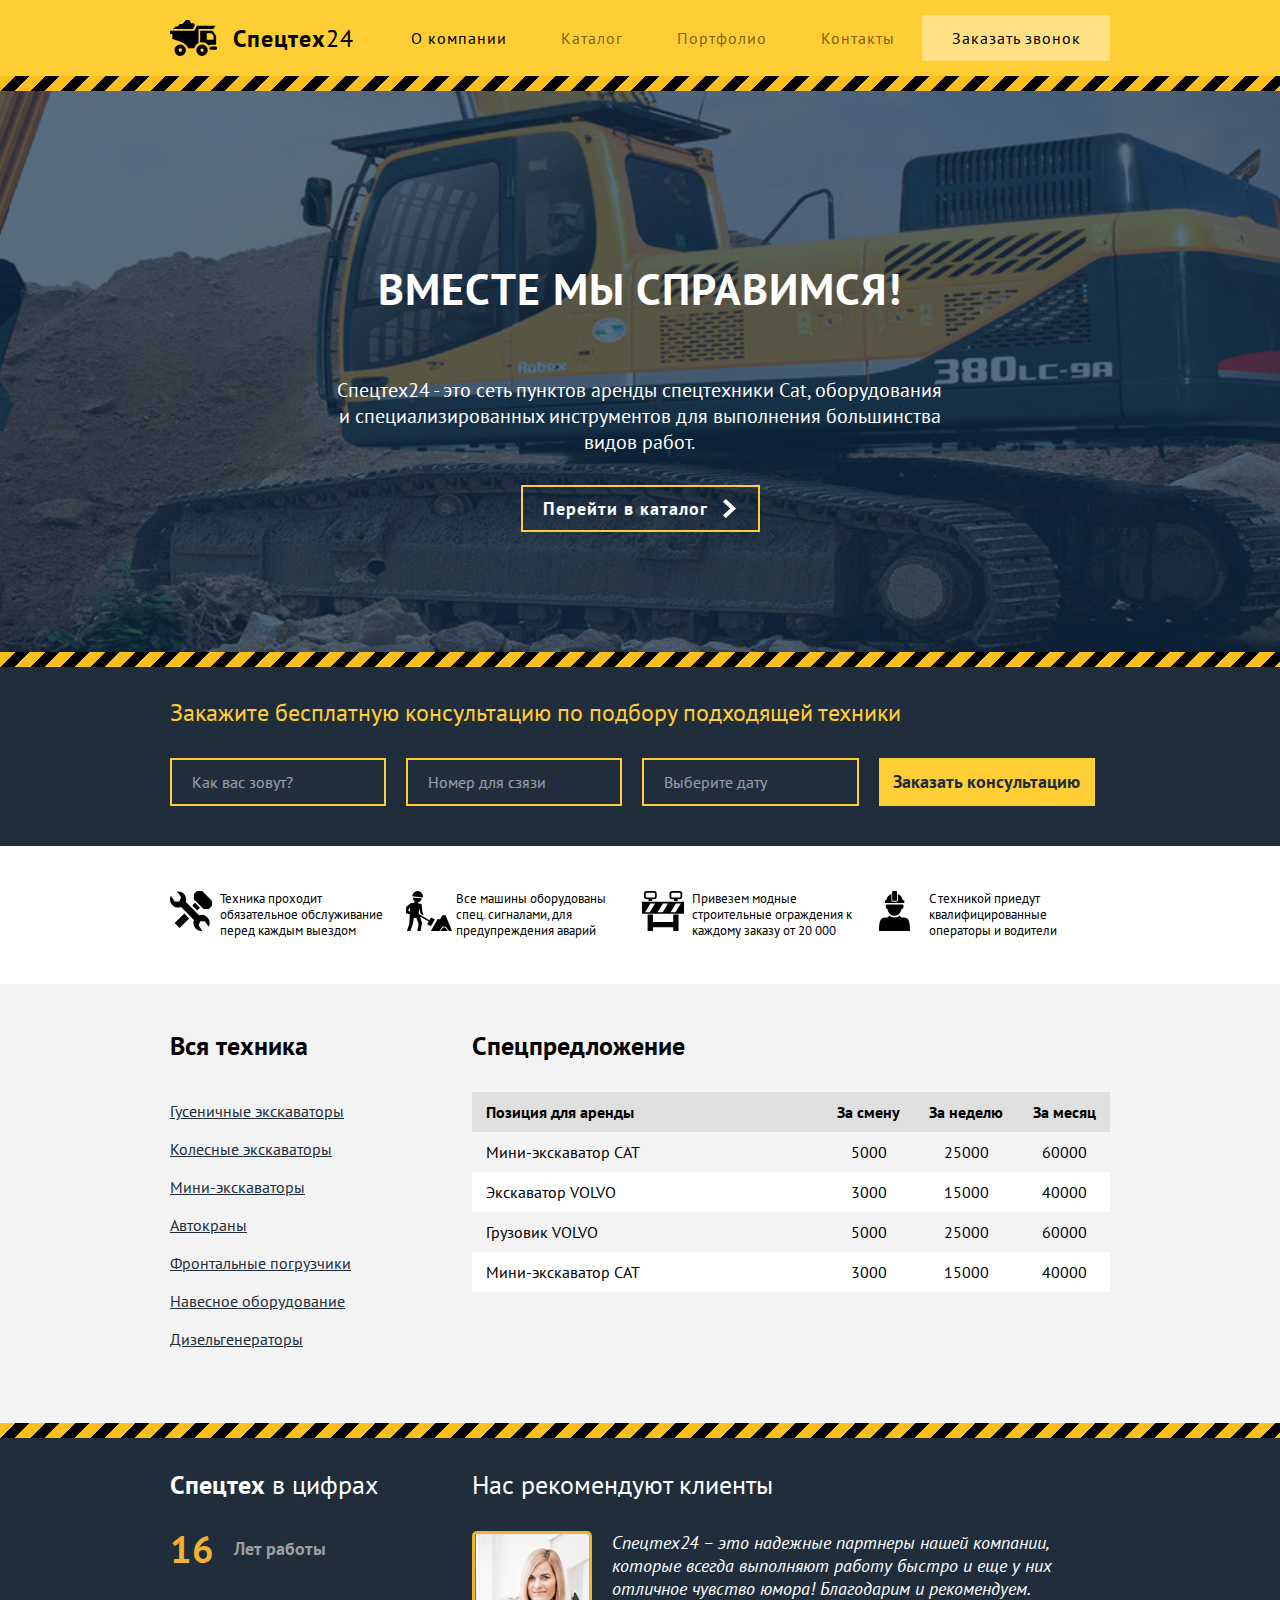
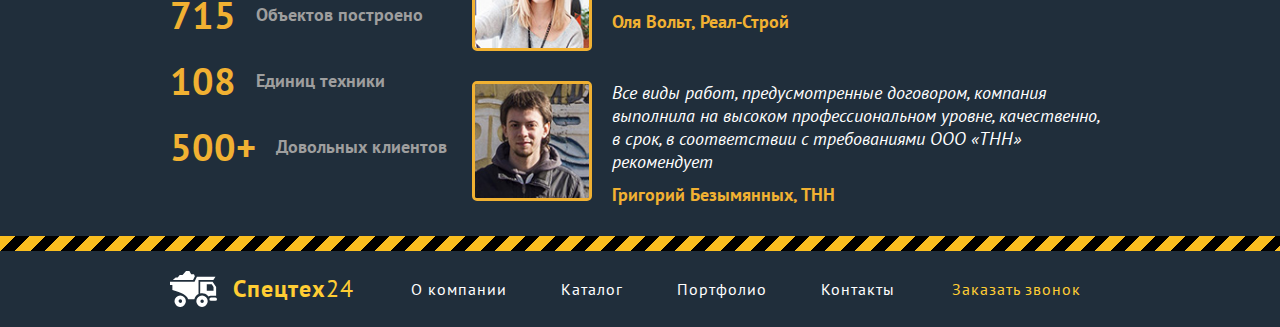
<file: src/index.html>
<!DOCTYPE html>
<html lang="ru">
<head>
	<meta charset="UTF-8">
	<title>Главная</title>
	<link rel="stylesheet" href="css/normalize.css">
	<link rel="stylesheet" href="css/style.css">
</head>
<body>

	<!-- HEADER -->

	<header class="page_header">
		<div class="container">
			<div class="logo" id="top">
				<img src="img/icon-truck.svg" alt="" class="logo-img">
				<span class="logo-text"><b>Спецтех</b>24</span>
			</div>
			<nav class="nav_main">
				<ul>
					<li><a class="active" href="index.html">О компании</a></li>
					<li><a href="catalog.html">Каталог</a></li>
					<li><a href="portfolio.html">Портфолио</a></li>
					<li><a href="contacts.html">Контакты</a></li>
				</ul>
			</nav>
			<a class="btn btn--call" href="#">Заказать звонок</a>
		</div>
	</header>

	<!-- header -->

	<!-- PROMO -->

	<div class="promo">
		<div class="container">
			<h1 class="slogan">Вместе мы справимся!</h1>
			<p>Спецтех24 - это сеть пунктов аренды спецтехники Cat, оборудования и специализированных инструментов для выполнения большинства видов работ.</p>
			<a href="catalog.html" class="btn btn--goto">Перейти в каталог</a>
		</div>
	</div>

	<!-- promo -->

	<!-- FORM_CONSULT -->

	<div class="form_consult">
		<div class="container">
			<h3 class="form_consult-header--color-yellow">Закажите бесплатную консультацию по подбору подходящей техники</h3>
			<form class="form_consult-form">
				<input class="form_conlult-input" type="text" placeholder="Как вас зовут?">
				<input class="form_conlult-input" type="tel" placeholder="Номер для сзязи">
				<input class="form_conlult-input" type="text" placeholder="Выберите дату">
				<input class="form_conlult-input" type="submit" value="Заказать консультацию">
			</form>
		</div>
	</div>

	<!-- form_consult -->

	<!-- ADVANTAGES -->

	<div class="advant">
		<div class="container">
			<div class="advant-item advant-item--tools">
				<p>Техника проходит обязательное обслуживание перед каждым выездом</p>
			</div>
			<div class="advant-item advant-item--worker">
				<p>Все машины оборудованы спец. сигналами, для предупреждения аварий</p>
			</div>
			<div class="advant-item advant-item--border">
				<p>Привезем модные строительные ограждения к каждому заказу от 20 000</p>
			</div>
			<div class="advant-item advant-item--operator">
				<p>С техникой приедут квалифицированные операторы и водители</p>
			</div>
		</div>
	</div>

	<!-- advantages -->

	<!-- OFFERS -->

	<div class="offers">
		<div class="container">
			<aside class="catalog-aside">
				<h2 class="catalog-header">Вся техника</h2>
				<nav class="catalog-nav">
					<ul>
						<li><a href="#">Гусеничные экскаваторы</a></li>
						<li><a href="#">Колесные экскаваторы</a></li>
						<li><a href="#">Мини-экскаваторы</a></li>
						<li><a href="#">Автокраны</a></li>
						<li><a href="#">Фронтальные погрузчики</a></li>
						<li><a href="#">Навесное оборудование</a></li>
						<li><a href="#">Дизельгенераторы</a></li>
					</ul>
				</nav>
			</aside>
			<section class="offers-aside">
				<h2 class="offers-header">Спецпредложение</h2>
				<table class="offers-table">
					<tr>
						<th>Позиция для аренды</th>
						<th>За смену</th>
						<th>За неделю</th>
						<th>За месяц</th>
					</tr>
					<tr>
						<td>Мини-экскаватор CAT</td>
						<td>5000</td>
						<td>25000</td>
						<td>60000</td>
					</tr>
					<tr>
						<td>Экскаватор VOLVO</td>
						<td>3000</td>
						<td>15000</td>
						<td>40000</td>
					</tr>
					<tr>
						<td>Грузовик VOLVO</td>
						<td>5000</td>
						<td>25000</td>
						<td>60000</td>
					</tr>
					<tr>
						<td>Мини-экскаватор CAT</td>
						<td>3000</td>
						<td>15000</td>
						<td>40000</td>
					</tr>
				</table>
			</section>
		</div>
	</div>

	<!-- offers -->

	<!-- ABOUT -->

	<div class="about">
		<div class="container">
			<section class="numbers">
				<h2 class="about-header--color-white"><b>Спецтех</b> в цифрах</h2>
				<ul class="numbers-list">
					<li><span>16</span>Лет работы</li>
					<li><span>715</span>Объектов построено</li>
					<li><span>108</span>Единиц техники</li>
					<li><span>500+</span>Довольных клиентов</li>
				</ul>
			</section>
			<section class="recommend">
				<h2 class="about-header--color-white">Нас рекомендуют клиенты</h2>
				<div class="recommend-item">
					<div class="recommend-img_wrap"><img src="img/userpic-famale.jpg" alt=""></div>
					<blockquote>
						<p>Спецтех24 – это надежные партнеры нашей компании, которые всегда выполняют работу быстро и еще у них отличное чувство юмора! Благодарим и рекомендуем.</p>
						<cite>Оля Вольт, Реал-Строй</cite>
					</blockquote>
				</div>
				<div class="recommend-item">
					<div class="recommend-img_wrap"><img src="img/userpic-male.jpg" alt=""></div>
					<blockquote>
						<p>Все виды работ, предусмотренные договором, компания выполнила на высоком профессиональном уровне, качественно, в срок, в соответствии с требованиями ООО «ТНН» рекомендует</p>
						<cite>Григорий Безымянных, ТНН</cite>
					</blockquote>
				</div>
			</section>
		</div>
	</div>

	<!-- about -->

	<!-- MAP -->

	<div class="map">
		<script type="text/javascript" charset="utf-8" async src="https://api-maps.yandex.ru/services/constructor/1.0/js/?sid=kZMJG7FFDpZQCWV6Ff1iDUpCCYeleFu9&width=100%&height=500&lang=ru_RU&sourceType=constructor&scroll=true"></script>
		<div class="overlay"></div>
	</div>

	<!-- map -->

	<!-- FOOTER -->

	<footer class="page_footer">
		<div class="container">
			<div class="logo" id="bottom">
				<img src="img/icon-truck--white.svg" alt="" class="logo-img">
				<span class="logo-text logo-text--color-yellow"><b>Спецтех</b>24</span>
			</div>
			<nav class="nav_main nav_main--footer">
				<ul>
					<li><a href="index.html">О компании</a></li>
					<li><a href="catalog.html">Каталог</a></li>
					<li><a href="portfolio.html">Портфолио</a></li>
					<li><a href="contacts.html">Контакты</a></li>
				</ul>
			</nav>
			<a class="btn btn--call btn--bg-none" href="#">Заказать звонок</a>
		</div>
	</footer>

	<!-- footer -->

	<script src="js/script.js"></script>
	<script src="js/live.js"></script>

</body>
</html>
</file>
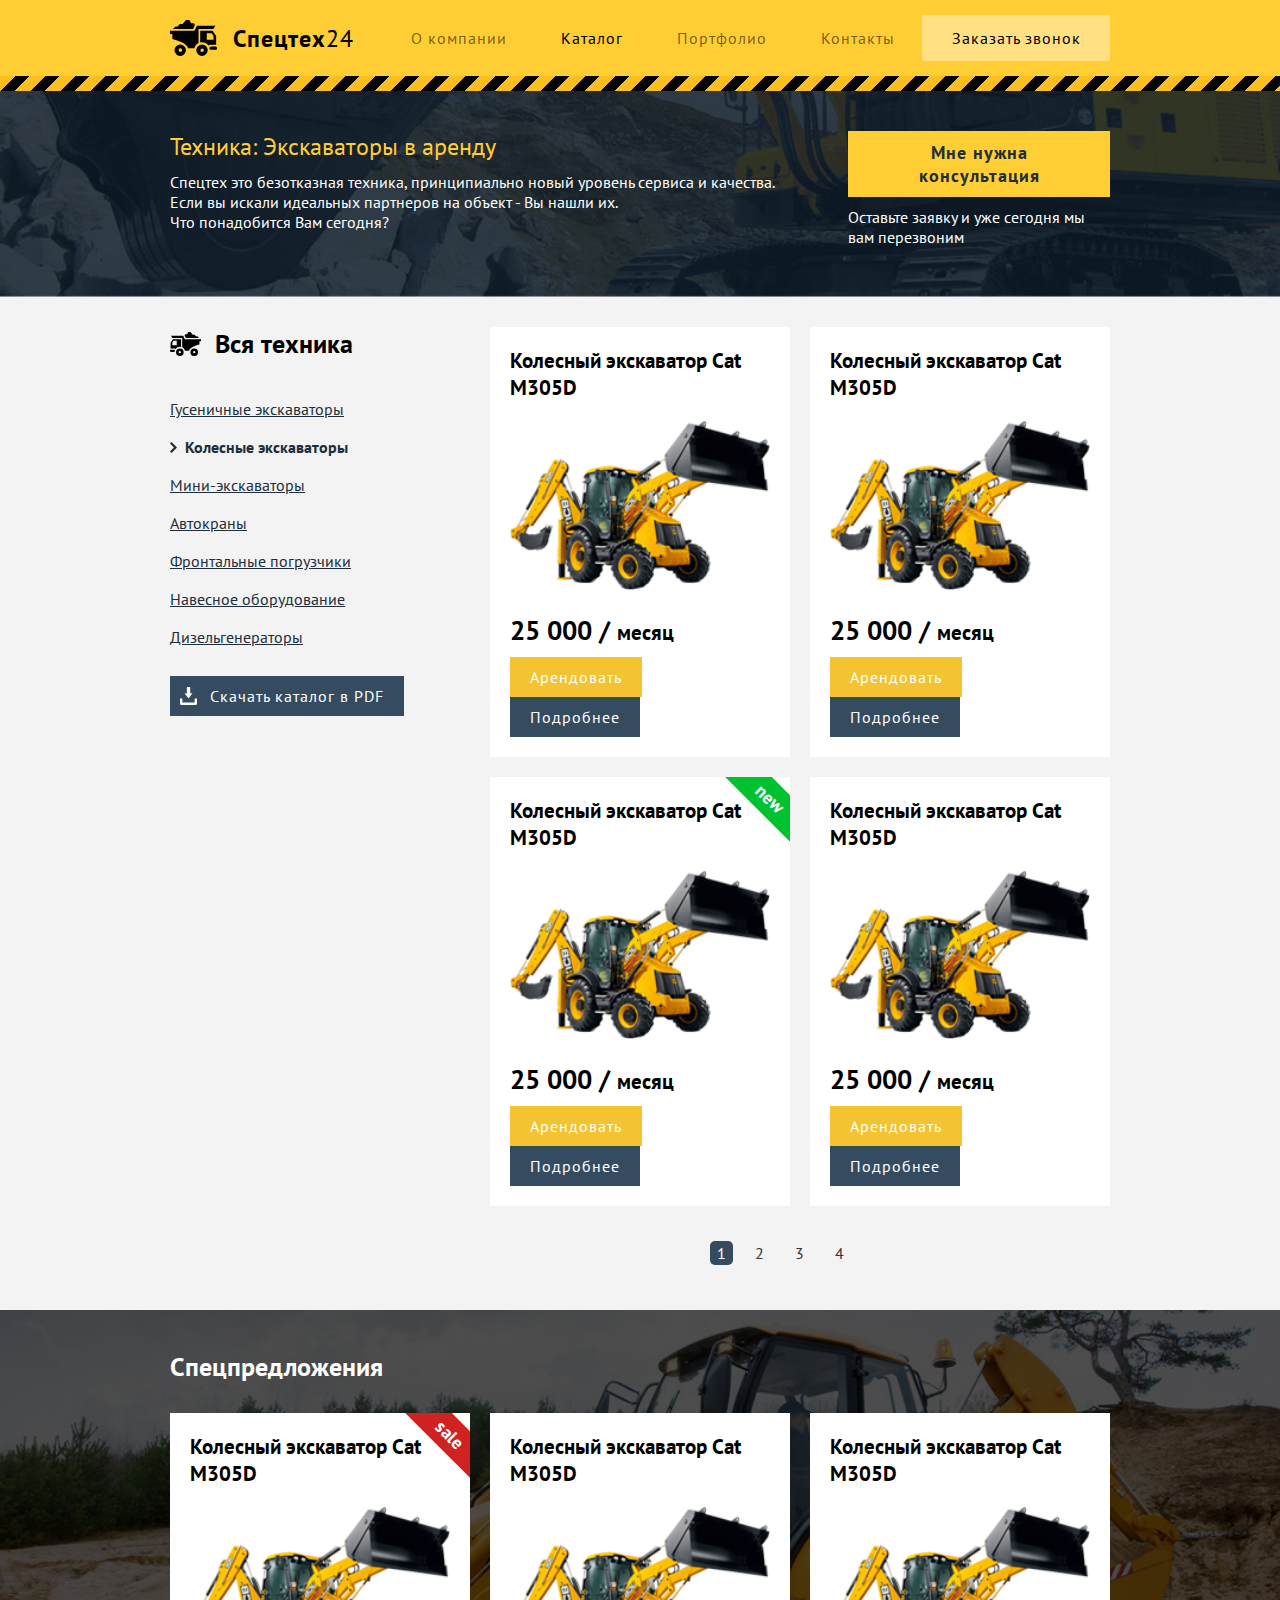
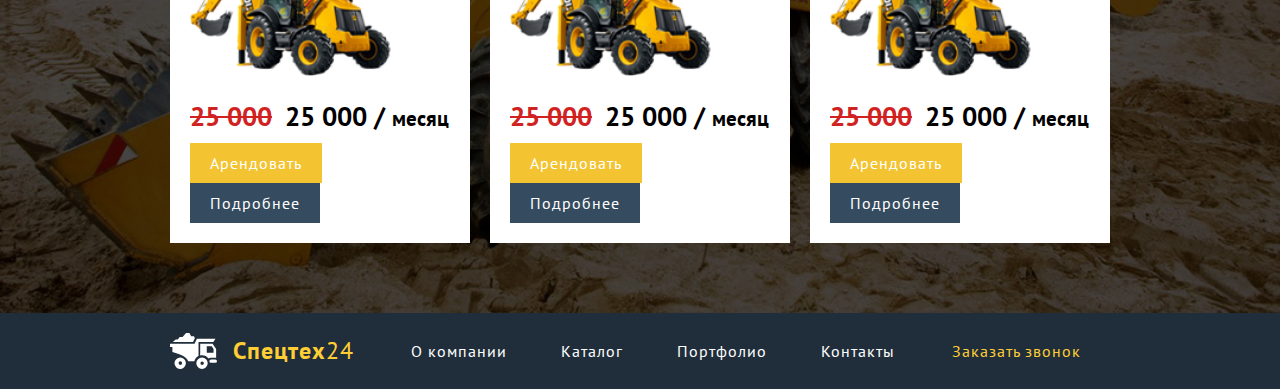
<file: src/catalog.html>
<!DOCTYPE html>
<html lang="ru">
<head>
	<meta charset="UTF-8">
	<title>Каталог</title>
	<link rel="stylesheet" href="css/normalize.css">
	<link rel="stylesheet" href="css/style.css">
</head>
<body>

	<!-- HEADER -->

	<header class="page_header">
		<div class="container">
			<a class="logo" id="top" href="index.html">
				<img src="img/icon-truck.svg" alt="" class="logo-img">
				<span class="logo-text"><b>Спецтех</b>24</span>
			</a>
			<nav class="nav_main">
				<ul>
					<li><a href="index.html">О компании</a></li>
					<li><a class="active" href="catalog.html">Каталог</a></li>
					<li><a href="portfolio.html">Портфолио</a></li>
					<li><a href="contacts.html">Контакты</a></li>
				</ul>
			</nav>
			<a class="btn btn--call" href="#">Заказать звонок</a>
		</div>
	</header>

	<!-- header -->

	<!-- BANNER -->

	<div class="banner">
		<div class="container">
			<div class="banner-head">
				<h3 class="banner-header--color-yellow">Техника: Экскаваторы в аренду</h3>
				<p>
					Спецтех это безотказная техника, принципиально новый уровень сервиса и качества. <br>
					Если вы искали идеальных партнеров на объект - Вы нашли их. <br>
					Что понадобится Вам сегодня?
				</p>
			</div>
			<div class="banner-aside">
				<a href="contacts.html" class="btn btn--consult_me">Мне нужна консультация</a>
				<p>Оставьте заявку и уже сегодня мы вам перезвоним</p>
			</div>
		</div>
	</div>
	<!-- banner -->

	<!-- CATALOG -->

	<main class="catalog">
		<div class="container">

			<aside class="catalog-aside">
				<h2 class="catalog-header catalog-header--icon">Вся техника</h2>
				<nav class="catalog-nav">
					<ul>
						<li><a href="#">Гусеничные экскаваторы</a></li>
						<li><span class="active" href="#">Колесные экскаваторы</span></li>
						<li><a href="#">Мини-экскаваторы</a></li>
						<li><a href="#">Автокраны</a></li>
						<li><a href="#">Фронтальные погрузчики</a></li>
						<li><a href="#">Навесное оборудование</a></li>
						<li><a href="#">Дизельгенераторы</a></li>
					</ul>
				</nav>
				<a href="#" class="btn btn--download">Скачать каталог в PDF</a>
			</aside>

			<div class="catalog-content">
				<div class="product">
					<h4>Колесный экскаватор Cat M305D</h4>
					<a class="product-link" href="#"><img src="img/img-product-1.png" alt=""></a>
					<div class="price"><span>25 000 <span>/</span> <span>месяц</span></span></div>
					<div class="btn_wrap">
						<a class="btn btn--rent" href="#">Арендовать</a>
						<a class="btn btn--more" href="#">Подробнее</a>
					</div>
				</div>
				<div class="product">
					<h4>Колесный экскаватор Cat M305D</h4>
					<a class="product-link" href="#"><img src="img/img-product-1.png" alt=""></a>
					<div class="price"><span>25 000 <span>/</span> <span>месяц</span></span></div>
					<div class="btn_wrap">
						<a class="btn btn--rent" href="#">Арендовать</a>
						<a class="btn btn--more" href="#">Подробнее</a>
					</div>
				</div>
				<div class="product product--new">
					<h4>Колесный экскаватор Cat M305D</h4>
					<a class="product-link" href="#"><img src="img/img-product-1.png" alt=""></a>
					<div class="price"><span>25 000 <span>/</span> <span>месяц</span></span></div>
					<div class="btn_wrap">
						<a class="btn btn--rent" href="#">Арендовать</a>
						<a class="btn btn--more" href="#">Подробнее</a>
					</div>
				</div>
				<div class="product">
					<h4>Колесный экскаватор Cat M305D</h4>
					<a class="product-link" href="#"><img src="img/img-product-1.png" alt=""></a>
					<div class="price"><span>25 000 <span>/</span> <span>месяц</span></span></div>
					<div class="btn_wrap">
						<a class="btn btn--rent" href="#">Арендовать</a>
						<a class="btn btn--more" href="#">Подробнее</a>
					</div>
				</div>
				<div class="pager">
					<ul>
						<li><span class="active">1</span></li>
						<li><a href="#">2</a></li>
						<li><a href="#">3</a></li>
						<li><a href="#">4</a></li>
					</ul>
				</div>
			</div>

		</div>
	</main>

	<!-- catalog -->

	<!-- SPECIAL DEALS -->

	<section class="spec_deals">
		<div class="container">
			<h2 class="spec_deals-header--color-white">Спецпредложения</h2>
			<div class="spec_deals-content">
				<div class="product product--sale">
					<h4>Колесный экскаватор Cat M305D</h4>
					<a class="product-link" href="#"><img src="img/img-product-1.png" alt=""></a>
					<div class="price">
						<del>25 000</del>
						<span>25 000 <span>/</span> <span>месяц</span></span>
					</div>
					<div class="btn_wrap">
						<a class="btn btn--rent" href="#">Арендовать</a>
						<a class="btn btn--more" href="#">Подробнее</a>
					</div>
				</div>
				<div class="product">
					<h4>Колесный экскаватор Cat M305D</h4>
					<a class="product-link" href="#"><img src="img/img-product-1.png" alt=""></a>
					<div class="price">
						<del>25 000</del>
						<span>25 000 <span>/</span> <span>месяц</span></span>
					</div>
					<div class="btn_wrap">
						<a class="btn btn--rent" href="#">Арендовать</a>
						<a class="btn btn--more" href="#">Подробнее</a>
					</div>
				</div>
				<div class="product">
					<h4>Колесный экскаватор Cat M305D</h4>
					<a class="product-link" href="#"><img src="img/img-product-1.png" alt=""></a>
					<div class="price">
						<del>25 000</del>
						<span>25 000 <span>/</span> <span>месяц</span></span>
					</div>
					<div class="btn_wrap">
						<a class="btn btn--rent" href="#">Арендовать</a>
						<a class="btn btn--more" href="#">Подробнее</a>
					</div>
				</div>
			</div>
		</div>
	</section>

	<!-- special deals -->

	<!-- FOOTER -->

	<footer class="page_footer">
		<div class="container">
			<a class="logo" id="bottom" href="index.html">
				<img src="img/icon-truck--white.svg" alt="" class="logo-img">
				<span class="logo-text logo-text--color-yellow"><b>Спецтех</b>24</span>
			</a>
			<nav class="nav_main nav_main--footer">
				<ul>
					<li><a href="index.html">О компании</a></li>
					<li><a href="catalog.html">Каталог</a></li>
					<li><a href="portfolio.html">Портфолио</a></li>
					<li><a href="contacts.html">Контакты</a></li>
				</ul>
			</nav>
			<a class="btn btn--call btn--bg-none" href="#">Заказать звонок</a>
		</div>
	</footer>

	<!-- footer -->

	<script src="js/script.js"></script>
	<script src="js/live.js"></script>
</body>
</html>
</file>
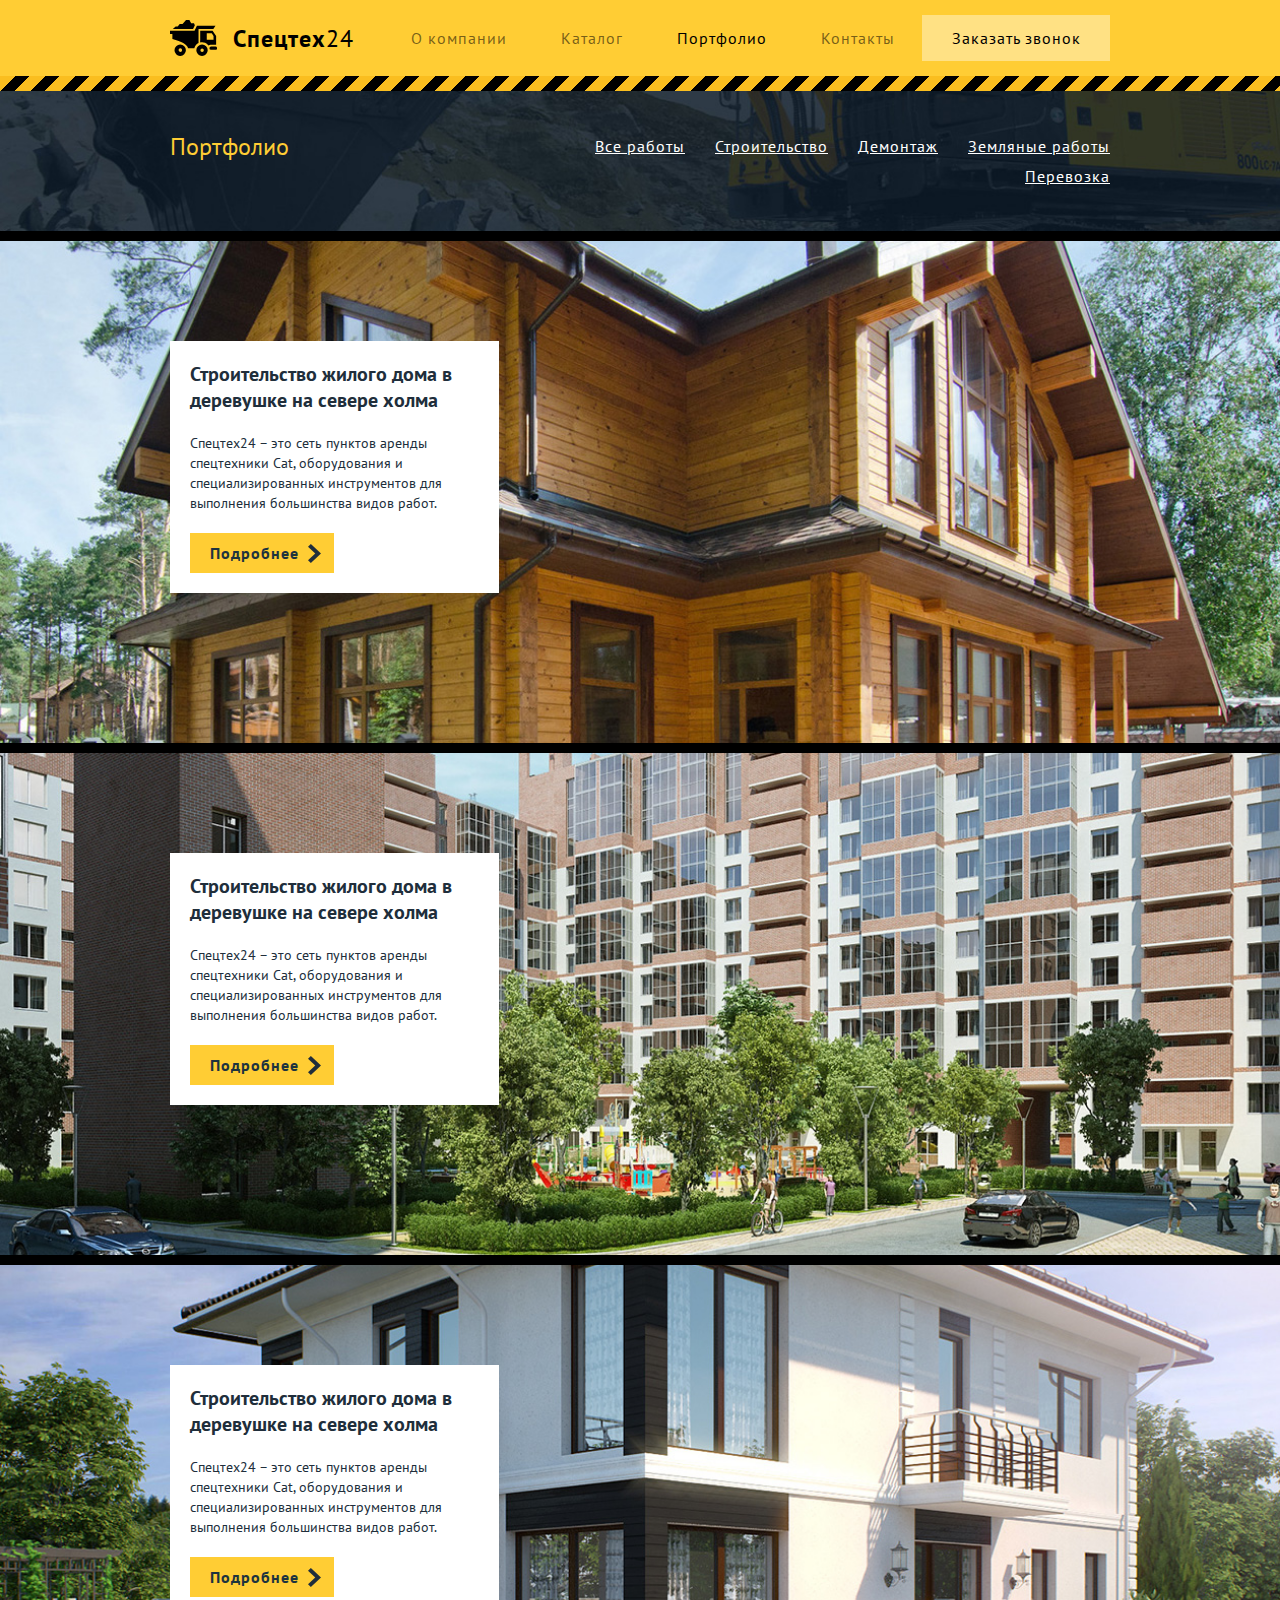
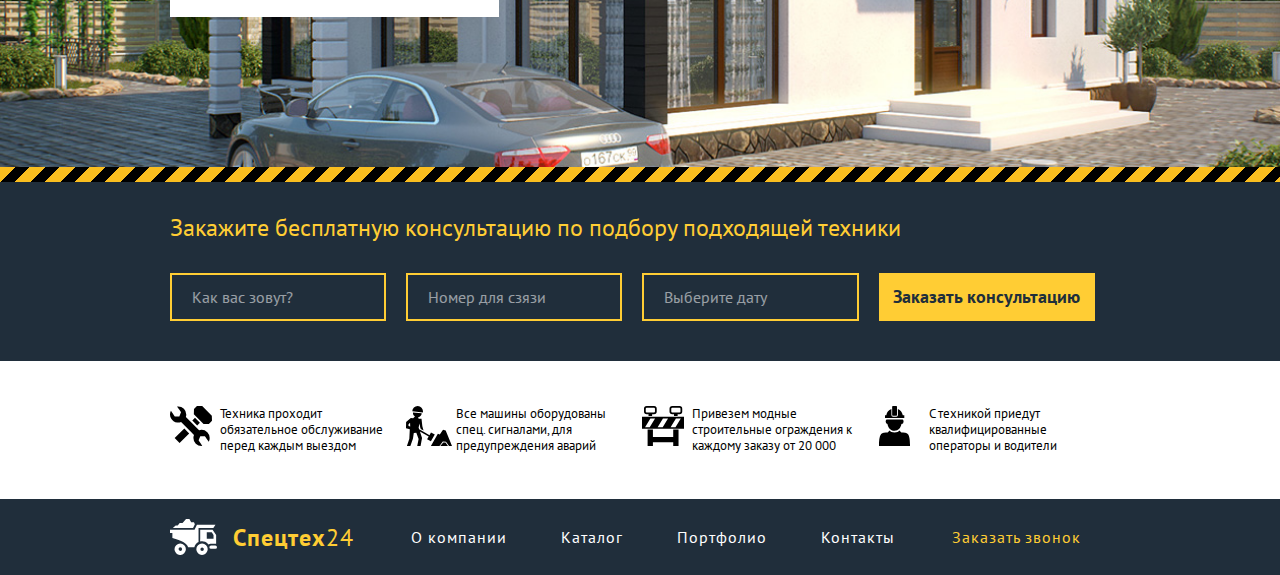
<file: src/portfolio.html>
<!DOCTYPE html>
<html lang="ru">
<head>
	<meta charset="UTF-8">
	<title>Портфолио</title>
	<link rel="stylesheet" href="css/normalize.css">
	<link rel="stylesheet" href="css/style.css">
</head>
<body>

	<!-- HEADER -->

	<header class="page_header">
		<div class="container">
			<a class="logo" id="top" href="index.html">
				<img src="img/icon-truck.svg" alt="" class="logo-img">
				<span class="logo-text"><b>Спецтех</b>24</span>
			</a>
			<nav class="nav_main">
				<ul>
					<li><a href="index.html">О компании</a></li>
					<li><a href="catalog.html">Каталог</a></li>
					<li><a class="active" href="portfolio.html">Портфолио</a></li>
					<li><a href="contacts.html">Контакты</a></li>
				</ul>
			</nav>
			<a class="btn btn--call" href="#">Заказать звонок</a>
		</div>
	</header>

	<!-- header -->

	<!-- BANNER -->

	<div class="banner">
		<div class="container">
			<div class="banner-head banner-head--tight">
				<h3 class="banner-header--color-yellow">Портфолио</h3>
			</div>
			<nav class="nav_portfolio">
				<ul>
					<li><a href="#">Все работы</a></li>
					<li><a href="#">Строительство</a></li>
					<li><a href="#">Демонтаж</a></li>
					<li><a href="#">Земляные работы</a></li>
					<li><a href="#">Перевозка</a></li>
				</ul>
			</nav>
		</div>
	</div>

	<!-- banner -->

	<!-- PORTFOLIO -->

	<div class="portfolio-wrap">
		<section class="portfolio portfolio--1">
			<div class="container">
				<div class="portfolio-preview">
					<h5>Строительство жилого дома в деревушке на севере холма</h5>
					<p>Спецтех24 – это сеть пунктов аренды спецтехники Cat, оборудования и специализированных инструментов для выполнения большинства видов работ.</p>
					<a class="btn btn--more btn--more--bgc-yellow" href="#">Подробнее</a>
				</div>
			</div>
		</section>
		<section class="portfolio portfolio--2">
			<div class="container">
				<div class="portfolio-preview">
					<h5>Строительство жилого дома в деревушке на севере холма</h5>
					<p>Спецтех24 – это сеть пунктов аренды спецтехники Cat, оборудования и специализированных инструментов для выполнения большинства видов работ.</p>
					<a class="btn btn--more btn--more--bgc-yellow" href="#">Подробнее</a>
				</div>
			</div>
		</section>
		<section class="portfolio portfolio--3">
			<div class="container">
				<div class="portfolio-preview">
					<h5>Строительство жилого дома в деревушке на севере холма</h5>
					<p>Спецтех24 – это сеть пунктов аренды спецтехники Cat, оборудования и специализированных инструментов для выполнения большинства видов работ.</p>
					<a class="btn btn--more btn--more--bgc-yellow" href="#">Подробнее</a>
				</div>
			</div>
		</section>
	</div>

	<!-- portfolio -->

	<!-- FORM_CONSULT -->

	<div class="form_consult">
		<div class="container">
			<h3 class="form_consult-header--color-yellow">Закажите бесплатную консультацию по подбору подходящей техники</h3>
			<form class="form_consult-form">
				<input class="form_conlult-input" type="text" placeholder="Как вас зовут?">
				<input class="form_conlult-input" type="tel" placeholder="Номер для сзязи">
				<input class="form_conlult-input" type="text" placeholder="Выберите дату">
				<input class="form_conlult-input" type="submit" value="Заказать консультацию">
			</form>
		</div>
	</div>

	<!-- form_consult -->

	<!-- ADVANTAGES -->

	<div class="advant">
		<div class="container">
			<div class="advant-item advant-item--tools">
				<p>Техника проходит обязательное обслуживание перед каждым выездом</p>
			</div>
			<div class="advant-item advant-item--worker">
				<p>Все машины оборудованы спец. сигналами, для предупреждения аварий</p>
			</div>
			<div class="advant-item advant-item--border">
				<p>Привезем модные строительные ограждения к каждому заказу от 20 000</p>
			</div>
			<div class="advant-item advant-item--operator">
				<p>С техникой приедут квалифицированные операторы и водители</p>
			</div>
		</div>
	</div>

	<!-- advantages -->

	<!-- FOOTER -->

	<footer class="page_footer">
		<div class="container">
			<a class="logo" id="bottom" href="index.html">
				<img src="img/icon-truck--white.svg" alt="" class="logo-img">
				<span class="logo-text logo-text--color-yellow"><b>Спецтех</b>24</span>
			</a>
			<nav class="nav_main nav_main--footer">
				<ul>
					<li><a href="index.html">О компании</a></li>
					<li><a href="catalog.html">Каталог</a></li>
					<li><a href="portfolio.html">Портфолио</a></li>
					<li><a href="contacts.html">Контакты</a></li>
				</ul>
			</nav>
			<a class="btn btn--call btn--bg-none" href="#">Заказать звонок</a>
		</div>
	</footer>

	<!-- footer -->

	<script src="js/script.js"></script>
	<script src="js/live.js"></script>
</body>
</html>
</file>
<file: src/css/style.css>
/*-------------------------- GLOBAL ------------------------*/

@import url(https://fonts.googleapis.com/css?family=PT+Sans:400,700);
* {
	box-sizing: border-box;
	padding: 0;
	margin: 0;
	font-family: 'PT Sans', sans-serif;
	font-size: 10px;
}
body {
	min-width: 960px;
	background-color: #f3f3f3;
}
h2 {
	font-size: 2.6rem;
	font-weight: normal;
}
h3 {
	font-size: 2.4rem;
	font-weight: normal;
}
h4 {
	font-size: 2.1rem;
	font-weight: bold;
}
h5 {
	font-size: 2rem;
	font-weight: bold;
}
h6 {
	font-size: 1.6rem;
	font-weight: normal;
}
b {
	font-size: inherit;
	font-weight: bold;
}
.container {
	width: 960px;
	padding: 0 10px;
	margin: 0 auto;
	overflow: hidden;
}
.clearfix:before,
.clearfix:after {
	content: "";
	display: table;
	clear: both;
}

/*-- HEADER & FOOTER --*/

.page_header {
	position: relative;
	padding: 15px 0;
	background-color: #ffcd34;
	margin-bottom: 15px;
}
.page_header:after {
	content: "";
	position: absolute;
	top:100%;
	left: 0;
	height: 15px;
	width: 100%;
	background: linear-gradient(135deg, #fabe1f 35%,black 35%,black 65%,#fabe1f 65%);
	background-size:30px 15px;
}
.page_footer {
	padding: 15px 0;
	background-color: #202e3b;
}
.logo {
	float: left;
	width: 20%;
	font-size: 0;
}
.logo-img {
	display: inline-block;
	padding: 5px 0;
	vertical-align: middle;
}
.logo-text {
	display: inline-block;
	vertical-align: middle;
	padding-left: 16px;
	font-size: 2.4rem;
	letter-spacing: 1px;
	color: #000;
}
.logo-text b {
	font-size: inherit;
}
.logo-text--color-yellow {
	color: #ffcd34;
}

/*-- header & footer --*/

/*- NAVIGATION -*/

.nav_main {
	float: left;
	width: 60%;
	text-align: right;
}
.nav_main ul {
	font-size: 0;
}
.nav_main li {
	display: inline-block;
	list-style: none;
	margin: 0 10px;
}
.nav_main a {
	display: block;
	font-size: 1.6rem;
	letter-spacing:.1rem;
	text-decoration: none;
	color: rgba(0, 0, 0, .55);
	padding: 11px 15px;
	border: 2px solid transparent;
	transition: all .2s;
}
.nav_main a:hover {
	border: 2px solid rgba(32, 46, 59, 0.3);
}
.nav_main a:active {
	border: 2px solid rgba(32, 46, 59, 0.6);
}
.nav_main a.active {
	color: #000;
	text-decoration: none;
}
.nav_main--footer a {
	color: #fff;
	border: 2px solid transparent;
	transition: all .2s;
}
.nav_main--footer a:hover {
	border: 2px solid rgba(255, 255, 255, 0.3);
}
.nav_main--footer a:active {
	border: 2px solid rgba(255, 255, 255, 0.6);
}
.nav_portfolio {
	float: right;
	width: 70%;
	text-align: right;
}
.nav_portfolio ul {
	font-size: 0;
}
.nav_portfolio li {
	display: inline-block;
	list-style: none;
	margin-left: 30px;
}
.nav_portfolio a {
	display: block;
	font-size: 1.6rem;
	letter-spacing: .1rem;
	color: #fff;
	padding: 5px 0;
}
.nav_portfolio a:hover {
	font-weight: bold;
}
.nav_portfolio a:active {
	text-decoration: none;
}

/*- navigation -*/

/*- BUTTONS -*/

.btn {
	display: block;
	padding: 10px 20px;
	text-decoration: none;
	font-size: 1.6rem;
	letter-spacing: .1rem;
	transition: all .2s;
}
.btn--call {
	float: left;
	width: 20%;
	padding: 0 20px;
	text-align: center;
	line-height: 4.6rem;
	color: #000;
	background-color: #ffe184;
}
.btn--call:hover {
	background-color: #ffecb2;
}
.btn--call:active {
	background-color: #f6bf16;
}
.btn--goto {
	display: inline-block;
	padding: 10px 50px 10px 20px;
	font-weight: bold;
	font-size: 1.8rem;
	border: 2px solid #ffcd34;
	color: #fff;
	background-image: url("../img/icon-arrow--white.svg");
	background-repeat: no-repeat;
	background-position: 200px 50%;
}
.btn--goto:hover {
	border: 2px solid #ffd966;
}
.btn--goto:active {
	border: 2px solid #ffe390;
}
.btn--bg-none {
	color: #ffcd34;
	background: none;
}
.btn--bg-none:hover {
	color: #ffcd34;
	background: none;
}
.btn--consult_me {
	text-align: center;
	font-weight: bold;
	font-size: 1.8rem;
	color: #202e3b;
	background-color: #ffcd34;
}
.btn--consult_me:hover {
	background-color: #ffd966;
}
.btn--consult_me:active {
	background-color: #f6bf16;
}
.btn--rent {
	display: inline-block;
	vertical-align: top;
	color:#fff;
	background-color: #f3c331;
}
.btn--rent:hover {
	background-color: #ffd966;
}
.btn--rent:active {
	background-color: #ffc600;
}
.btn--more {
	display: inline-block;
	vertical-align: top;
	color:#fff;
	background-color: #354b60;
}
.btn--more:hover {
	background-color: #46617a;
}
.btn--more:active {
	background-color: #567999;
}
.btn--more--bgc-yellow {
	padding-right: 35px;
	background-color: #ffcd34;
	background-image: url("../img/icon-arrow--dark_blue.svg");
	background-repeat: no-repeat;
	background-position: 118px center;
	color: #1d333f;
	font-weight: bold;
}
.btn--more--bgc-yellow:hover {
	background-color: #ffd966;
}
.btn--more--bgc-yellow:active {
	background-color: #f6bf16;
}
.btn--download {
	display: inline-block;
	padding-left: 40px;
	background-color: #354b60;
	color: #fff;
	background-image: url("../img/icon-download--white.svg");
	background-repeat: no-repeat;
	background-position: 10px center;
}
.btn--download:hover {
	background-color: #46617a;
}
.btn--download:active {
	background-color: #567999;
}

/*buttons*/

/*-------------------------- global --------------------------*/



/*--------------------------- PAGES -----------------------*/

/*--- INDEX.HTML ---*/

/*-- PROMO --*/

.promo {
	position: relative;
	padding-top: 140px;
	padding-bottom: 120px;
	margin-bottom: 15px;
	text-align: center;
	background-image: url("../img/bg-promo.jpg");
	background-repeat: no-repeat;
	background-position: top center;
	background-size: cover;
}
.promo:after {
	content: "";
	position: absolute;
	top:100%;
	left: 0;
	height: 15px;
	width: 100%;
	background: linear-gradient(135deg, #fabe1f 35%,black 35%,black 65%,#fabe1f 65%);
	background-size:30px 15px;
}
.slogan {
	font-size: 4.4rem;
	letter-spacing: 1px;
	text-transform: uppercase;
	color: #fff;
}
.promo p {
	padding: 30px 0;
	margin: auto;
	width: 66%;
	font-size: 2rem;
	color: #fff;
}

/*-- promo --*/

/*-- FORM_CONSULT --*/

.form_consult {
	padding: 30px 0 10px 0;
	background-color: #202e3b;
}
.form_consult-header--color-yellow {
	color: #ffcd34;
}
.form_consult-form {
	padding: 30px 0;
	overflow: hidden;
}
.form_conlult-input {
	float: left;
	width: 23%;
	margin: 0 10px;
	line-height: 4.4rem;
	border: 2px solid #ffcd34;
	outline: none;
}
.form_conlult-input:first-child {
	margin-left: 0;
}
.form_conlult-input:last-child {
	margin-right: 0;
}
.form_conlult-input[type=text],
.form_conlult-input[type=tel] {
	padding-left: 20px;
	padding-right: 10px;
	font-size: 1.6rem;
	background-color: #202e3b;
	color: #fff;
}
.form_conlult-input[type=submit] {
	background-color: #ffcd34;
	color: #202e3b;
	font-weight: bold;
	font-size: 1.8rem;
}
.form_conlult-input[type=submit]:hover {
	cursor: pointer;
	background-color: #ffd966;
}
.form_conlult-input[type=submit]:active {
	background-color: #f6bf16;
}
/*-- form_consult --*/

/*-- ADVANTAGES --*/

.advant {
	padding: 45px 0;
	background-color: #fff;
}
.advant-item {
	float: left;
	width: 23%;
	margin: 0 10px;
	padding-left: 50px;
	background-repeat: no-repeat;
	background-position: top left;
}
.advant-item:first-child {
	margin-left: 0;
}
.advant-item:last-child {
	margin-right: 0;
}
.advant-item p {
	font-size: 1.3rem;
	line-height: 1.6rem;
}
.advant-item--tools {
	background-image: url("../img/icon-tools.svg");
}
.advant-item--worker {
	background-image: url("../img/icon-worker.svg");
}
.advant-item--border {
	background-image: url("../img/icon-border.svg");
}
.advant-item--operator {
	background-image: url("../img/icon-operator.svg");
}

/*-- advantages --*/

/*-- OFFERS --*/

.offers {
	position: relative;
	margin-bottom: 15px;
	padding: 45px 0;
}
.offers:after {
	content: "";
	position: absolute;
	top:100%;
	left: 0;
	height: 15px;
	width: 100%;
	background: linear-gradient(135deg, #fabe1f 35%,black 35%,black 65%,#fabe1f 65%);
	background-size:30px 15px;
}
.offers-aside {
	float: right;
	width: 70%;
	padding-left: 20px;
}
.offers-header {
	font-weight: bold;
}
.offers-table {
	width: 100%;
	margin-top: 30px;
	border-collapse: collapse;
	text-align: center;
}
.offers-table th,
.offers-table td {
	padding: 10px;
	font-size: 1.6rem;
}
.offers-table th {
	background-color: #dfdfdf;
}
.offers-table tr:nth-child(odd) {
	background-color: #fff;
}
.offers-table td:first-child,
.offers-table th:first-child {
	padding-left: 14px;
	text-align: left;
	width: 55%;
}

/*-- offers --*/

/*-- ABOUT --*/

.about {
	position: relative;
	margin-bottom: 15px;
	padding: 30px 0;
	background-color: #202e3b;
}
.about:after {
	content: "";
	position: absolute;
	top:100%;
	left: 0;
	height: 15px;
	width: 100%;
	background: linear-gradient(135deg, #fabe1f 35%,black 35%,black 65%,#fabe1f 65%);
	background-size:30px 15px;
}
.about-header--color-white {
	color: #fff;
}
.numbers {
	float: left;
	width: 30%;
}
.numbers-list {
	margin-top: 30px;
}
.numbers-list li {
	display: block;
	padding-bottom: 30px;
	list-style: none;
	font-size: 1.8rem;
	font-weight: bold;
	color: #9e9e9e;
}
.numbers-list span {
	vertical-align: -.8rem;
	padding-right: 20px;
	font-size: 3.8rem;
	line-height: 3.6rem;
	color: #f1b132;
}
.recommend {
	float: right;
	width: 70%;
	padding-left: 20px;
}
.recommend-item {
	float: left;
	padding-top: 30px;
}
.recommend-img_wrap {
	float: left;
	width: 120px;
	height: 120px;
	margin-right: 20px;
	border: 3px solid #f1b132;
	border-radius: 5px;
	overflow: hidden;
}
.recommend-img_wrap img {
	width: 100%;
	height: 100%;
	object-fit: cover;
	object-position: center;
}
.recommend-item blockquote {
	font-size: 1.8rem;
	font-style: italic;
	color: #fff;
}
.recommend-item p {
	font-size: inherit;
	padding-bottom: 10px;
}
.recommend-item cite {
	font-size: inherit;
	font-weight: bold;
	color: #f1b132;
	font-style: normal;
}

/*-- about --*/

/*--- index.html ---*/



/*--- CATALOG.HTML ---*/

/*-- BANNER --*/

.banner {
	padding: 40px 0;
	background-image: url("../img/bg-banner--catalog.jpg");
	background-repeat: no-repeat;
	background-position: top center;
	background-size: cover;
}
.banner p {
	display: inline-block;
	padding: 10px 0;
	font-size: 1.6rem;
	color: #fff;
}
.banner-head {
	float: left;
	width: 70%;
	padding-right: 20px;
}
.banner-head--tight {
	width: 30%;
}
.banner-header--color-yellow {
	display: inline-block;
	padding-right: 20px;
	color: #ffcd34;
}
.banner-aside {
	float: right;
	width: 30%;
	padding-left: 20px;
}

/*-- banner --*/

/*-- CATALOG --*/

.catalog {
	padding: 30px 0;
}
.catalog-aside {
	float: left;
	width: 30%;
}
.catalog-header {
	font-weight: bold;
}
.catalog-header--icon {
	padding-left: 45px;
	background-image: url("../img/icon-truck--reflect.svg");
	background-repeat: no-repeat;
	background-position: left center;
}
.catalog-nav {
	margin-top: 30px;
	margin-bottom: 20px;
}
.catalog-nav li {
	list-style: none;
}
.catalog-nav a,
.catalog-nav span {
	font-size: 1.6rem;
	line-height: 3.8rem;
	text-decoration: underline;
	color:#202e3b;
}
.catalog-nav a:hover {
	font-weight: bold;
}
.catalog-nav a:active {
	text-decoration: none;
}
.catalog-nav .active {
	padding-left: 15px;
	font-weight: bold;
	text-decoration: none;
	background-image: url("../img/icon-arrow--black.svg");
	background-repeat: no-repeat;
	background-position: left center;
}
.catalog-content {
	float: right;
	width: 70%;
	font-size: 0;
	text-align: right;
}
.product {
	position: relative;
	display: inline-block;
	overflow: hidden;
	width: 300px;
	min-height: 400px;
	margin-left: 20px;
	margin-bottom: 20px;
	padding: 20px;
	vertical-align: top;
	text-align: left;
	background-color: #fff;
}
.product--new:after {
	content: 'new';
	position: absolute;
	width: 100px;
	top: 5px;
	right: -30px;
	transform: rotate(45deg);
	padding: 5px 0;
	font-size: 1.8rem;
	font-weight: bold;
	text-align: center;
	color: #fff;
	background-color: #00c22e;
}
.product--sale:after {
	content: 'sale';
	position: absolute;
	width: 100px;
	top: 5px;
	right: -30px;
	transform: rotate(45deg);
	padding: 5px 0;
	font-size: 1.8rem;
	font-weight: bold;
	text-align: center;
	color: #fff;
	background-color: #d12222;
}
.product-link {
	display: block;
	margin: 20px 0;
}
.product-link img {
	width: 100%;
	height: 100%;
	object-fit: contain;
	object-position: center;
}
.price {
	margin-bottom: 10px;
}
.price span,
.price del {
	font-size: 2.7rem;
	font-weight: bold;
}
.price del {
	color: #d12222;
	margin-right: 10px;
}
.price span:nth-of-type(2) {
	font-size: 2.1rem;
}
.price span:nth-of-type(3) {
	font-size: 1.8rem;
}
.btn_wrap {
	font-size: 0;
}
.pager {
	text-align: center;
	margin: 15px 0;
}
.pager li {
	display: inline-block;
	list-style: none;
	margin: 0 5px;
}
.pager span,
.pager a {
	font-size: 1.6rem;
	padding: 2px 7px;
}
.pager span {
	display: inline-block;
	background-color: #354b60;
	color: #fff;
	border-radius: 5px;
}
.pager a {
	width: 20px;
	color: #353535;
	text-decoration: none;
	border: 2px solid transparent;
}
.pager a:hover {
	border: 2px solid rgba(53, 75, 96, .5);
}
.pager a:active {
	border: 2px solid #354b60;
}

/*-- catalog --*/

/*-- SPEC_DEALS --*/

.spec_deals {
	padding-top: 40px;
	padding-bottom: 20px;
	background-image: url("../img/bg-spec_deals.jpg");
	background-repeat: no-repeat;
	background-position: top center;
	background-size: cover;
}
.spec_deals-header--color-white {
	color: #fff;
	font-weight: bold;
}
.spec_deals-content {
	margin: 30px 0;
	font-size: 0;
}
.spec_deals-content .product:nth-child(3n+1) {
	margin-left: 0px;
}

/*-- spec_deals --*/

/*--- catalog.html ---*/



/*--- CONTACTS.HTML ---*/

/*-- CONTACTS --*/

.contacts {
	padding: 40px 0;
}
.contacts-map_wrap {
	float: left;
	width: 65%;
}
.contacts-aside {
	float: right;
	width: 35%;
	padding-left: 30px;
}
.contacts-aside p {
	font-size: 1.8rem;
	font-weight: bold;
	margin-bottom: 20px;
}
.contacts-aside a {
	font-size: inherit;
	text-decoration: none;
	color: inherit;
}
.contacts-tel {
	padding-left: 40px;
	background-image: url("../img/icon-tel--grey.svg");
	background-repeat: no-repeat;
	background-position: left center;
}
.contacts-mail {
	padding-left: 40px;
	background-image: url("../img/icon-mail--grey.svg");
	background-repeat: no-repeat;
	background-position: left center;
}


.form_contacts-form_header {
	margin-bottom: 10px;
}
.form_contacts-input {
	display: block;
	float: right;
	width: 100%;
	font-size: 1.6rem;
	padding: 10px;
	margin: 5px 0;
	border: 2px solid #d5d5d5;
	outline: none;
}
.form_contacts textarea {
	min-height: 100px;
	max-height: 500px;
	max-width: 300px;
}
.form_contacts-input[type=submit] {
	font-size: 1.8rem;
	color: #fff;
	background-color: #354b60;
	border: none;
	cursor: pointer;
}
.form_contacts-input[type=submit]:hover {
	background-color: #46617a;
}
.form_contacts-input[type=submit]:active {
	background-color: #567999;
}
/*-- contacts --*/

/*-- REVIEWS --*/

.reviews {
	padding: 30px 0;
	background-color: #fff;
}
.reviews-header {
	font-weight: bold;
	color: #202e3b;
}
.reviews-wrap {
	font-size: 0;
}
.reviews-review {
	display: inline-block;
	vertical-align: top;
	width: 23%;
	margin: 0 10px;
	text-align: center;
	text-decoration: none;
	color: #202e3b;
}
.reviews-review:first-child {
	margin-left: 0;
}
.reviews-review:last-child {
	margin-right: 0;
}
.reviews-review q,
.reviews-review cite {
	display: block;
	margin-bottom: 10px;
	font-size: 1.4rem;
}
.reviews-review q {
	quotes: none;
	font-style: italic;
}
.reviews-review cite {
	font-style: normal;
	font-weight: bold;
}
.review-img_wrap {
	display: block;
	width: 120px;
	height: 120px;
	margin: 25px auto;
	border-radius: 50%;
	overflow: hidden;
}
.review-img_wrap img {
	width: 100%;
	height: 100%;
}

/*-- reviews --*/

/*--- contacts.html --- */



/*--- PORTFOLIO.HTML ---*/

.portfolio-wrap{
	position: relative;
	margin-bottom: 15px;
}
.portfolio-wrap:after {
	content: "";
	position: absolute;
	top:100%;
	left: 0;
	height: 15px;
	width: 100%;
	background: linear-gradient(135deg, #fabe1f 35%,black 35%,black 65%,#fabe1f 65%);
	background-size:30px 15px;
}
.portfolio {
	padding: 100px 0 150px;
	background-repeat: no-repeat;
	background-position: top center;
	background-size: cover;
	border-top: 10px solid #000;
}
.portfolio--1 {
	background-image: url("../img/img-portfolio-1.jpg");
}
.portfolio--2 {
	background-image: url("../img/img-portfolio-2.jpg");
}
.portfolio--3 {
	background-image: url("../img/img-portfolio-3.jpg");
}
.portfolio-preview {
	width: 35%;
	padding: 20px;
	color: #202e3b;
	background-color: #fff;
}
.portfolio-preview p {
	padding: 20px 0;
	font-size: 1.4rem;
	line-height: 2rem;
}

/*--- portfolio ---*/
</file>
